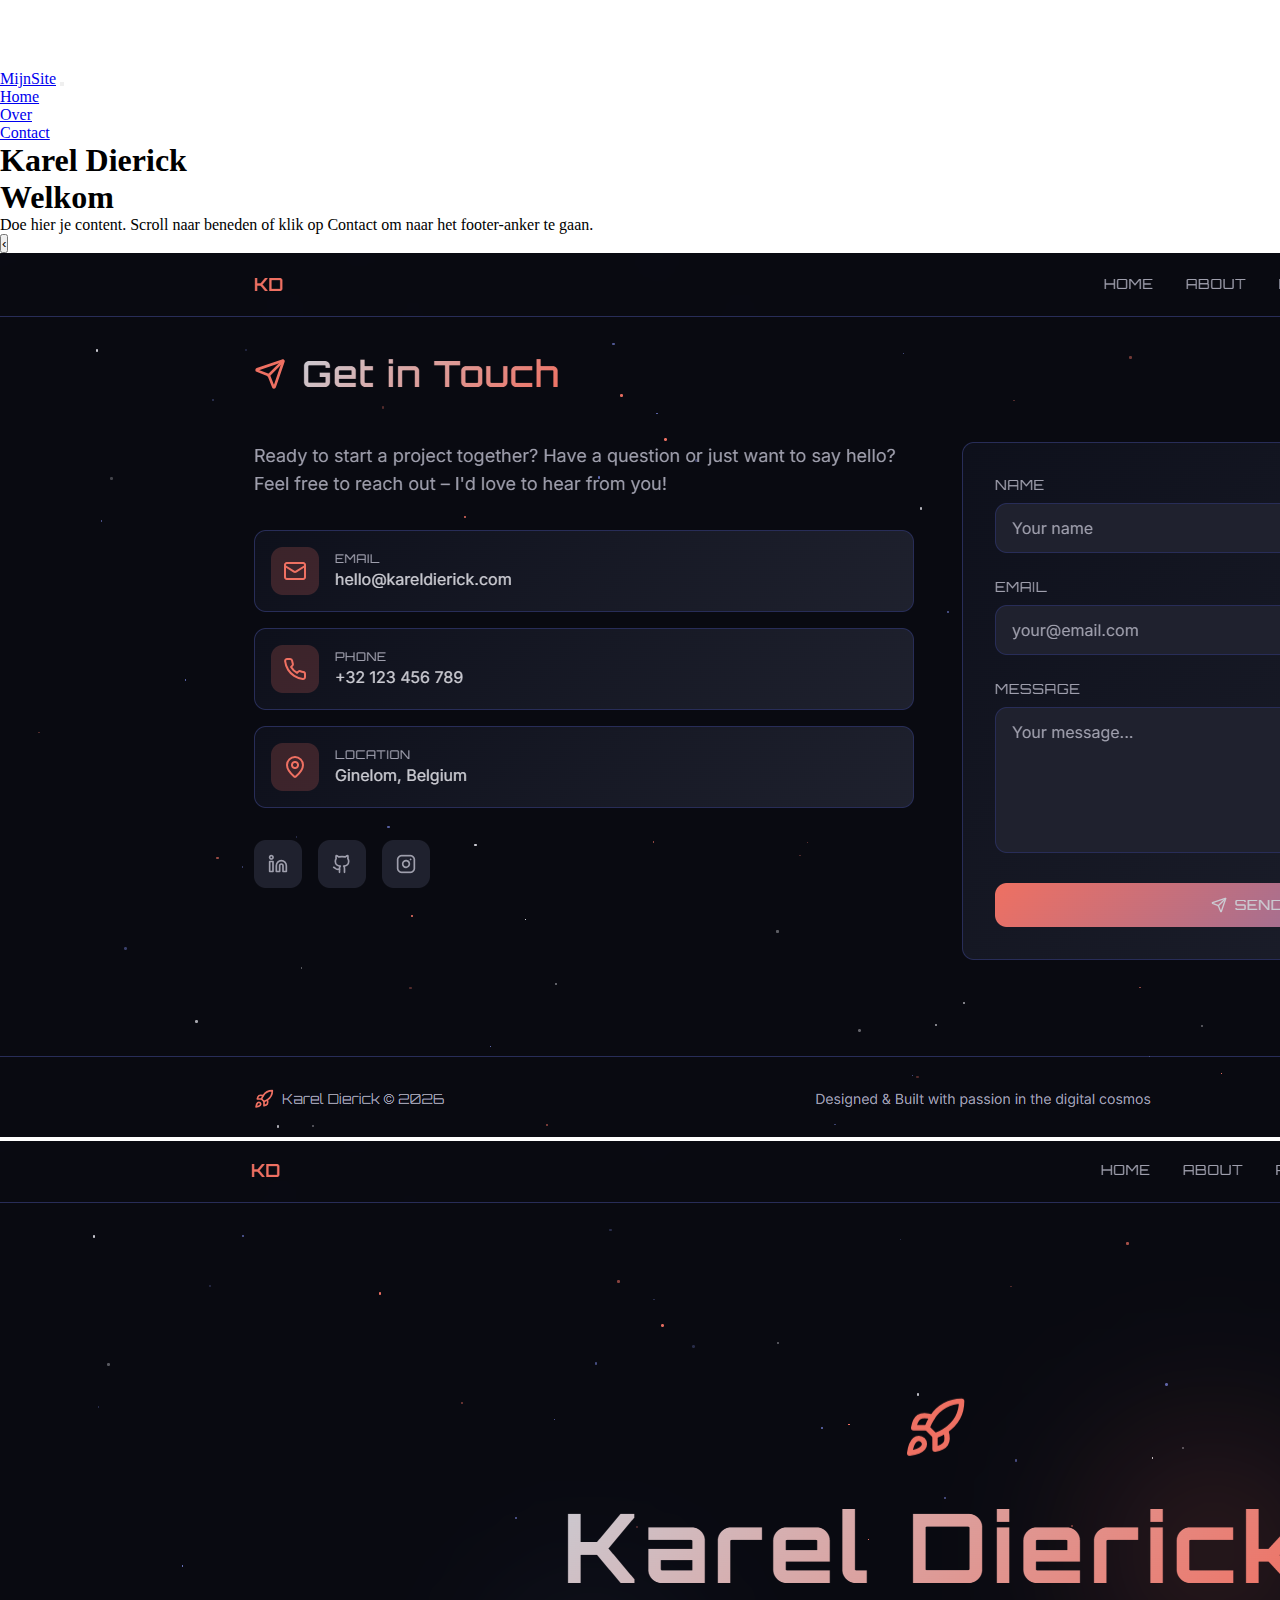
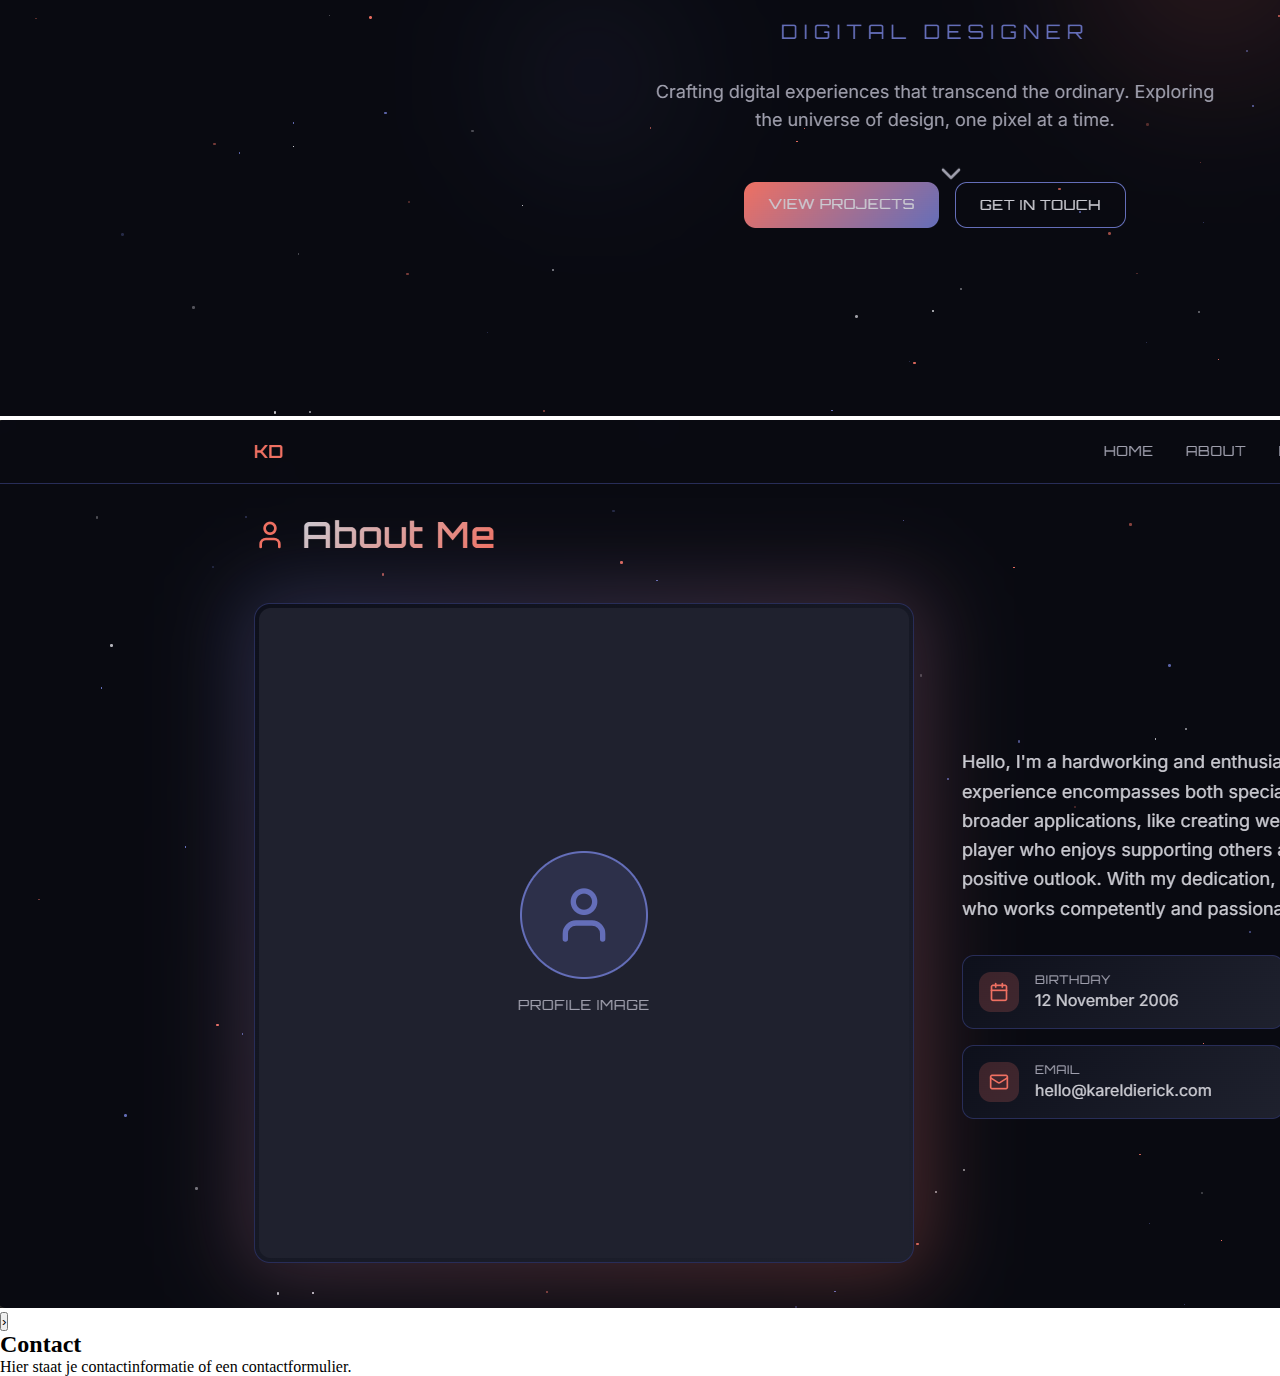
<file: index.html>
<!DOCTYPE html>
<html lang="en">
<head>
    <meta charset="UTF-8">
    <title>Portfolio Website</title>
    <meta name="viewport" content="width=device-width, initial-scale=1.0"/>
    <link href="https://cdn.jsdelivr.net/npm/bootstrap@5.3.2/dist/css/bootstrap.min.css" rel="stylesheet"
          integrity="sha384-T3c6CoIi6uLrA9TneNEoa7RxnatzjcDSCmG1MXxSR1GAsXEV/Dwwykc2MPK8M2HN" crossorigin="anonymous">
    <script defer src="index.js"></script>
    <link rel="stylesheet" href="index.css">
</head>
<body>

<nav class="navbar navbar-expand-lg navbar-light bg-light fixed-top">
    <div class="container-fluid">
        <a class="navbar-brand" href="#">MijnSite</a>
        <button class="navbar-toggler" type="button" data-bs-toggle="collapse" data-bs-target="#topNav" aria-controls="#topNav" aria-expanded="false" aria-label="Toggle navigation">
            <span class="navbar-toggler-icon"></span>
        </button>
        <div class="collapse navbar-collapse" id="topNav">
            <ul class="navbar-nav ms-auto mb-2 mb-lg-0">
                <li class="nav-item"><a class="nav-link active" aria-current="page" href="#">Home</a></li>
                <li class="nav-item"><a class="nav-link" href="#">Over</a></li>
                <li class="nav-item"><a class="nav-link" href="#contact">Contact</a></li>
            </ul>
        </div>
    </div>
</nav>

<header>
        <!--<img src="./Assets/img.png" alt="Header Image" class="header-image"/>-->
        <h1>Karel Dierick</h1>
</header>

<main class="container my-5">
  <h1>Welkom</h1>
  <p>Doe hier je content. Scroll naar beneden of klik op Contact om naar het footer-anker te gaan.</p>
  <!--<div class="spacer"></div>-->
</main>

<section class="gallery-section py-5">
  <div class="container position-relative">
    <div class="gallery-wrapper mx-auto">
      <button class="gallery-btn prev btn btn-light" aria-label="Previous" id="galleryPrev">&#8249;</button>

      <div class="gallery">
        <img class="gallery-img left" src="Assets/download.jpg" alt="left image">
        <img class="gallery-img center" src="Assets/img.png" alt="center image">
        <img class="gallery-img right" src="Assets/download.jpg" alt="right image">
      </div>

      <button class="gallery-btn next btn btn-light" aria-label="Next" id="galleryNext">&#8250;</button>
    </div>
  </div>
</section>

<footer id="contact" class="bg-dark text-white py-5">
  <div class="container">
    <h2>Contact</h2>
    <p>Hier staat je contactinformatie of een contactformulier.</p>
  </div>
</footer>

</body>
</html>
</file>
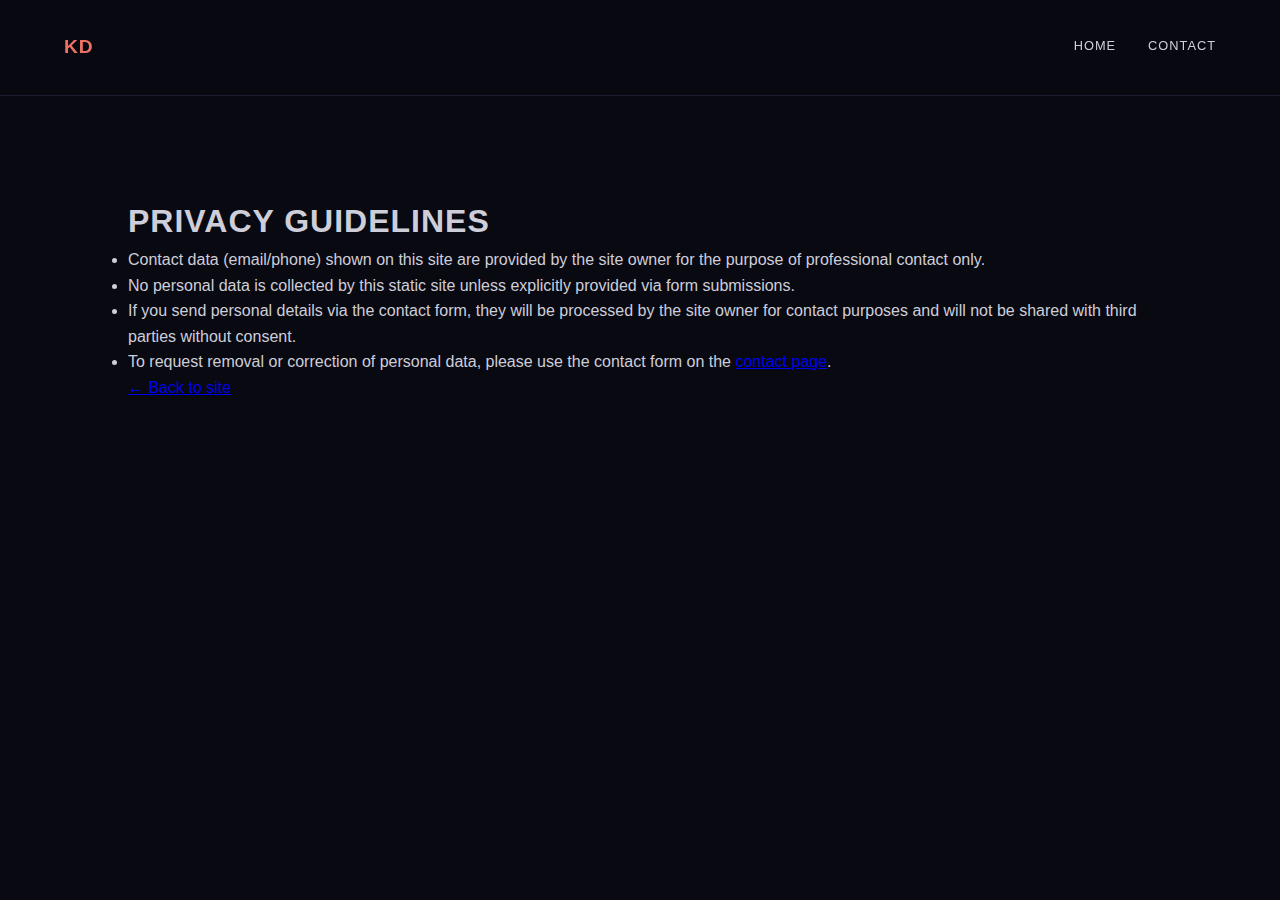
<file: Second/privacy.html>
<!DOCTYPE html>
<html lang="en">
<head>
  <meta charset="utf-8">
  <meta name="viewport" content="width=device-width,initial-scale=1">
  <title>Privacy Guidelines — Karel Dierick</title>
  <link rel="stylesheet" href="secondtry.css">
</head>
<body>
  <nav class="navbar">
    <div class="logo">KD</div>
    <ul class="nav-links">
      <li><a href="secondtry.html">Home</a></li>
      <li><a href="secondtry.html#contact">Contact</a></li>
    </ul>
  </nav>
  <main class="container">
    <h1>Privacy Guidelines</h1>

    <ul>
      <li>Contact data (email/phone) shown on this site are provided by the site owner for the purpose of professional contact only.</li>
      <li>No personal data is collected by this static site unless explicitly provided via form submissions.</li>
      <li>If you send personal details via the contact form, they will be processed by the site owner for contact purposes and will not be shared with third parties without consent.</li>
      <li>To request removal or correction of personal data, please use the contact form on the <a href="secondtry.html#contact">contact page</a>.</li>
    </ul>

    <p><a href="secondtry.html">← Back to site</a></p>
  </main>
</body>
</html>
</file>
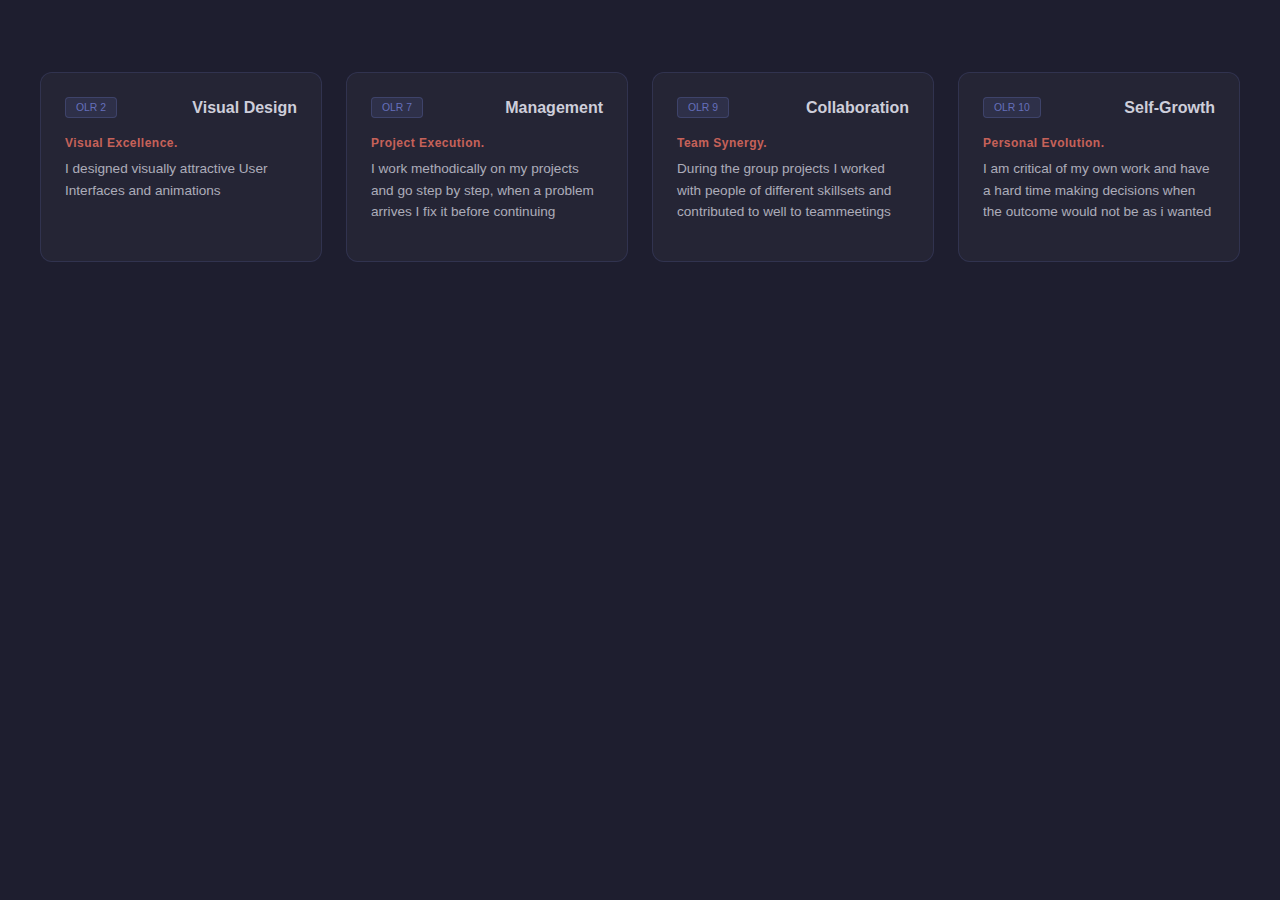
<file: Second/Reflectie.html>
<!DOCTYPE html>
<html lang="en">
<head>
    <meta charset="UTF-8">
    <title>Title</title>
    <meta name="viewport" content="width=device-width, initial-scale=1.0"/>
    <link rel="stylesheet" href="Reflectie.css">
</head>
<body>

<section id="reflections" class="container">
    <div class="reflection-grid">
        <div class="reflection-card">
            <div class="card-header">
                <span class="olr-tag">OLR 2</span>
                <h3>Visual Design</h3>
            </div>
            <p><strong>Visual Excellence.</strong> I designed visually attractive User Interfaces and animations </p>
        </div>

        <div class="reflection-card">
            <div class="card-header">
                <span class="olr-tag">OLR 7</span>
                <h3>Management</h3>
            </div>
            <p><strong>Project Execution.</strong> I work methodically on my projects and go step by step, when a
                problem arrives I fix it before continuing </p>
        </div>

        <div class="reflection-card">
            <div class="card-header">
                <span class="olr-tag">OLR 9</span>
                <h3>Collaboration</h3>
            </div>
            <p><strong>Team Synergy.</strong> During the group projects I worked with people of different skillsets and
                contributed to well to teammeetings </p>
        </div>

        <div class="reflection-card">
            <div class="card-header">
                <span class="olr-tag">OLR 10</span>
                <h3>Self-Growth</h3>
            </div>
            <p><strong>Personal Evolution.</strong> I am critical of my own work and have a hard time making decisions
                when the outcome would not be as i wanted </p>
        </div>
    </div>
</section>

</body>
</html>
</file>
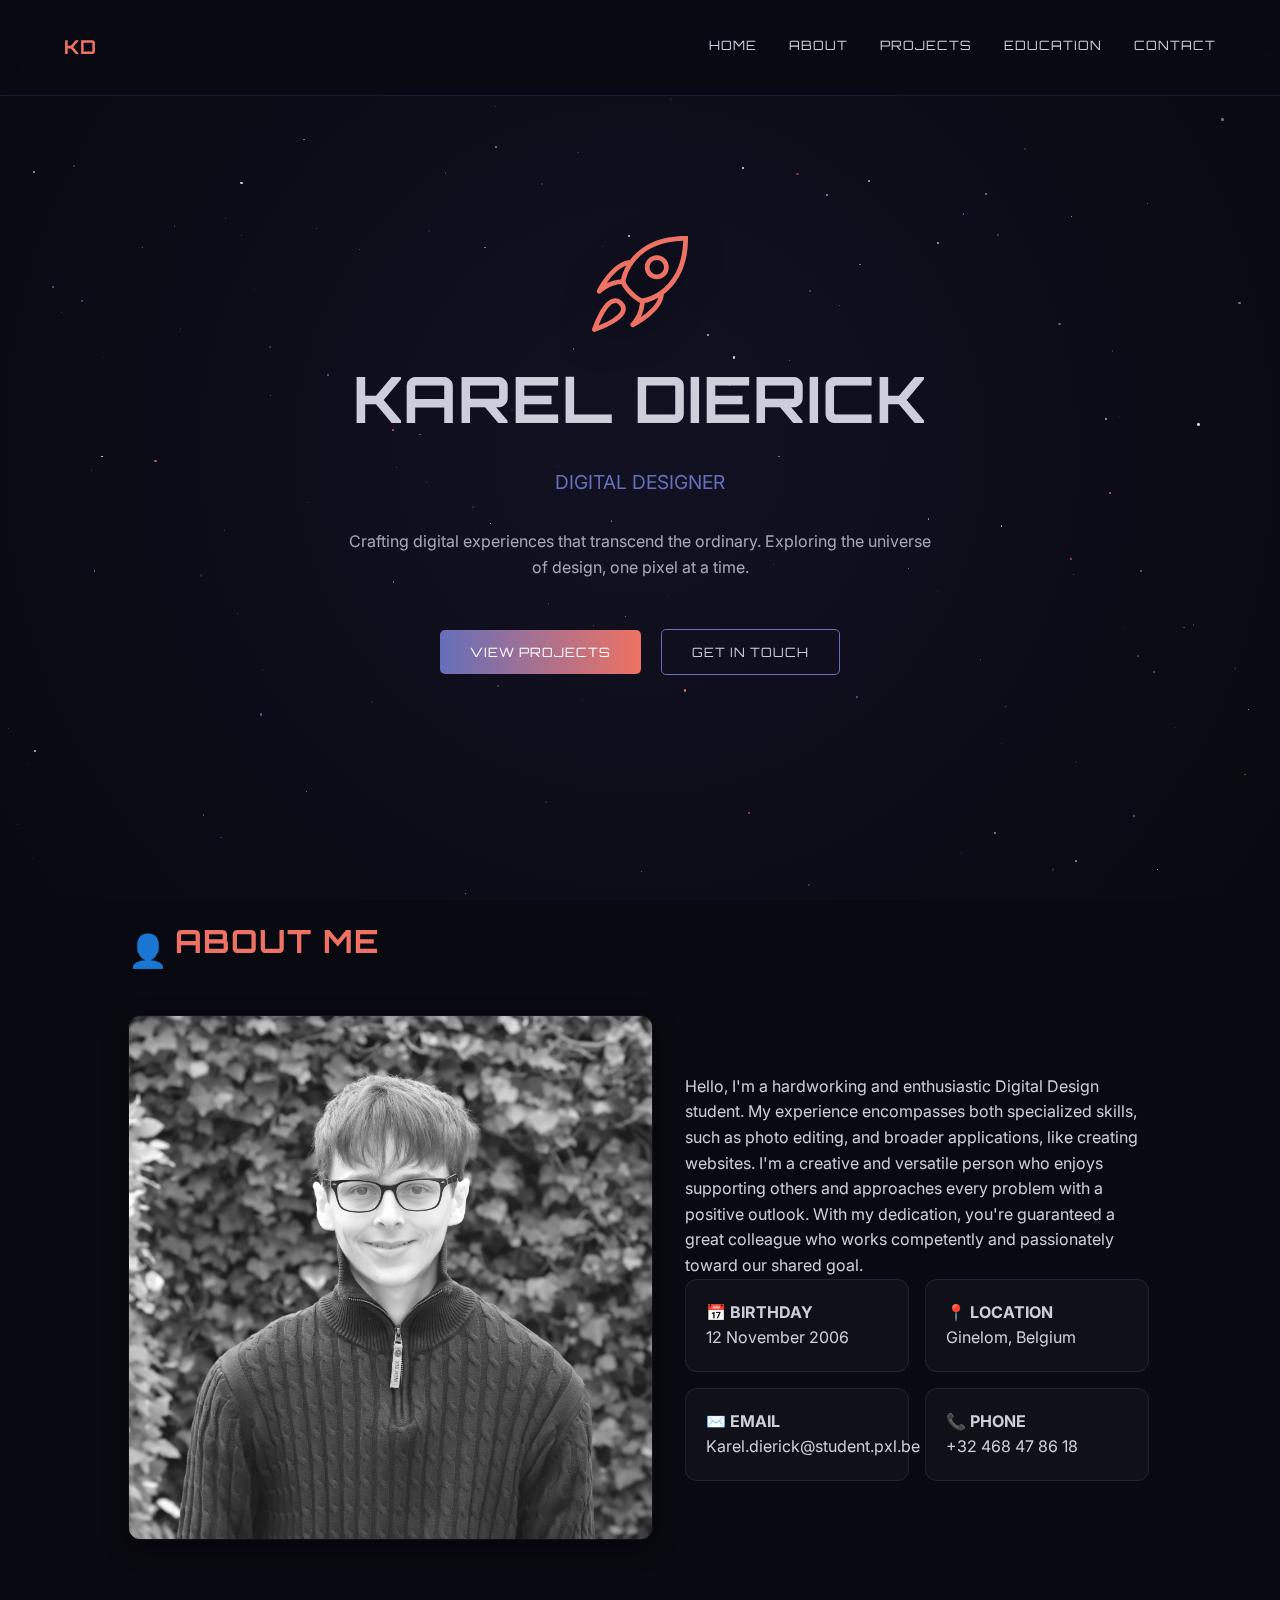
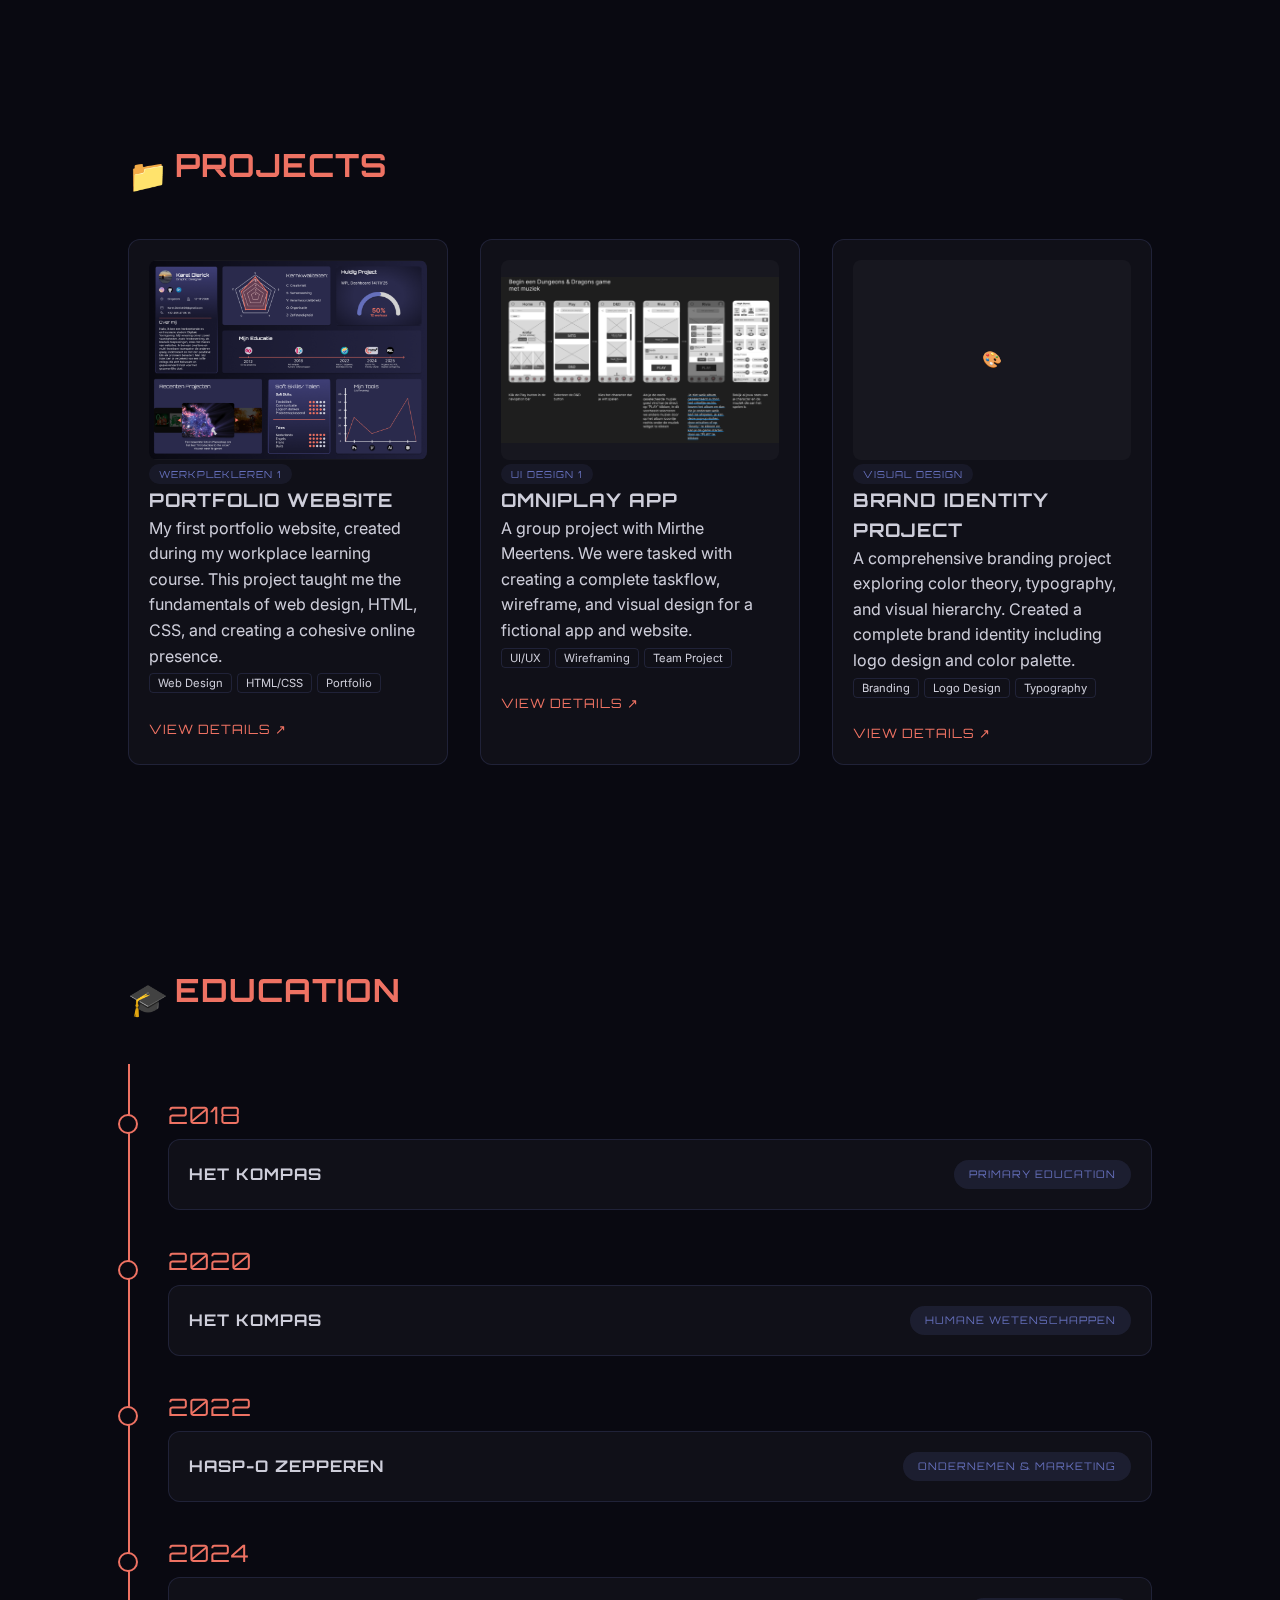
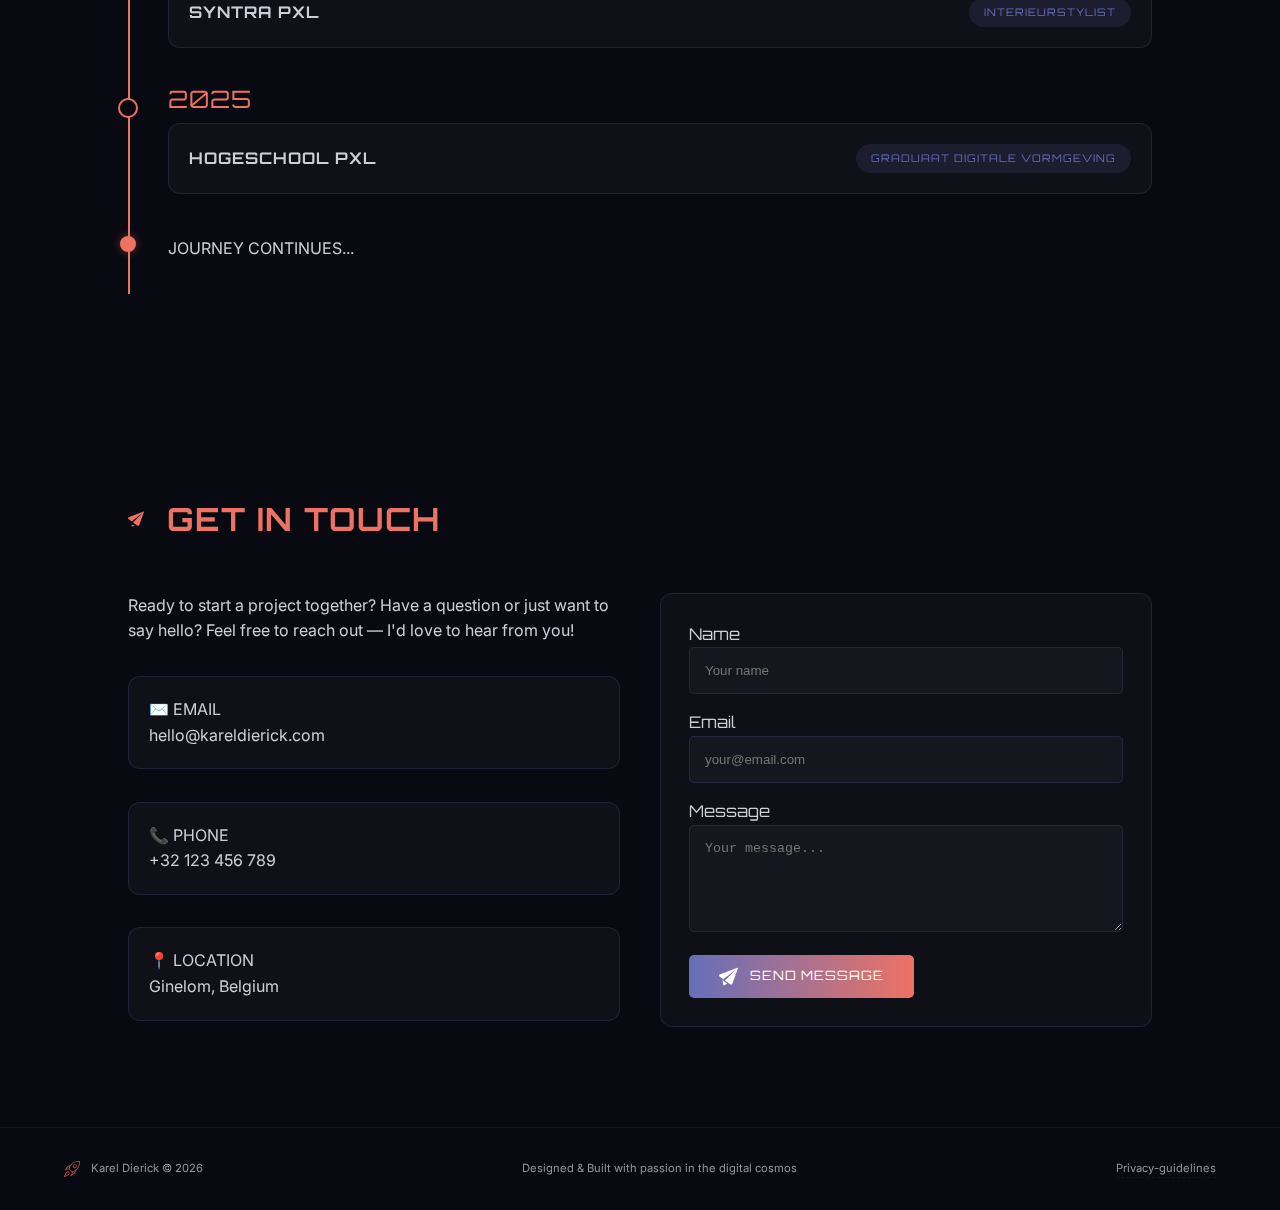
<file: Second/secondtry.html>
<!DOCTYPE html>
<html lang="en">
<head>
    <meta charset="UTF-8">
    <meta name="viewport" content="width=device-width, initial-scale=1.0">
    <title>Karel Dierick | Digital Designer</title>
    <link rel="preconnect" href="https://fonts.googleapis.com">
    <link rel="preconnect" href="https://fonts.gstatic.com" crossorigin>
    <link href="https://fonts.googleapis.com/css2?family=Orbitron:wght@400;700&family=Inter:wght@300;400&display=swap"
          rel="stylesheet">
    <link rel="stylesheet" href="secondtry.css">
    <script defer src="secondtry.js"></script>
</head>
<body>

<div id="stars"></div>
<div id="page">

    <nav class="navbar">
        <div class="logo">KD</div>
        <ul class="nav-links">
            <li><a href="#home">HOME</a></li>
            <li><a href="#about">ABOUT</a></li>
            <li><a href="#projects">PROJECTS</a></li>
            <li><a href="#education">EDUCATION</a></li>
            <li><a href="#contact">CONTACT</a></li>
        </ul>
    </nav>

    <main>
        <section id="home" class="hero">
            <div class="hero-icon"><img class="icon icon-rocket" src="../Assets/rocket-62.svg" alt=""
                                        aria-hidden="true"></div>
            <h1>Karel Dierick</h1>
            <p class="subtitle">DIGITAL DESIGNER</p>
            <p class="tagline">Crafting digital experiences that transcend the ordinary. Exploring the universe of
                design, one pixel at a time.</p>
            <div class="hero-btns">
                <a href="#projects" class="btn btn-primary">VIEW PROJECTS</a>
                <a href="#contact" class="btn btn-secondary">GET IN TOUCH</a>
            </div>
        </section>

        <section id="about" class="container">
            <h2 class="section-title"><span class="icon">👤</span> About Me</h2>
            <div class="about-grid">
                <img class="profile-portrait" src="../Assets/portrait.jpeg" alt="Portrait of Karel Dierick">
                <div class="about-content">
                    <p>Hello, I'm a hardworking and enthusiastic Digital Design student. My experience encompasses both
                        specialized skills, such as photo editing, and broader applications, like creating websites. I'm
                        a creative and versatile person who enjoys supporting others and approaches every problem
                        with a positive outlook. With my dedication, you're guaranteed a great colleague who works
                        competently and passionately toward our shared goal.</p>
                    <div class="info-grid">
                        <div class="info-card"><span>📅</span> <strong>BIRTHDAY</strong><br>12 November 2006</div>
                        <div class="info-card"><span>📍</span> <strong>LOCATION</strong><br>Ginelom, Belgium</div>
                        <div class="info-card"><span>✉️</span> <strong>EMAIL</strong><br>Karel.dierick@student.pxl.be</div>
                        <div class="info-card"><span>📞</span> <strong>PHONE</strong><br>+32 468 47 86 18</div>
                    </div>
                </div>
            </div>
        </section>

        <section id="projects" class="container">
            <h2 class="section-title"><span class="icon">📁</span> Projects</h2>
            <div class="projects-grid">
                <div class="project-card">
                    <div class="project-img"><img src="../Assets/Dashboard.png" alt="Project: Portfolio Website"></div>
                    <div class="card-body">
                        <span class="category-tag">WERKPLEKLEREN 1</span>
                        <h3>Portfolio Website</h3>
                        <p>My first portfolio website, created during my workplace learning course. This project taught
                            me the fundamentals of web design, HTML, CSS, and creating a cohesive online presence.</p>
                        <div class="skill-tags">
                            <span>Web Design</span><span>HTML/CSS</span><span>Portfolio</span>
                        </div>
                        <a href="#" class="view-link">VIEW DETAILS ↗</a>
                    </div>
                </div>
                <div class="project-card">
                    <div class="project-img"><img src="../Assets/Taskflow.png" alt="Project: OmniPlay App"></div>
                    <div class="card-body">
                        <span class="category-tag">UI DESIGN 1</span>
                        <h3>OmniPlay App</h3>
                        <p>A group project with Mirthe Meertens. We were tasked with creating a complete taskflow,
                            wireframe, and visual design for a fictional app and website.</p>
                        <div class="skill-tags">
                            <span>UI/UX</span><span>Wireframing</span><span>Team Project</span>
                        </div>
                        <a href="#" class="view-link">VIEW DETAILS ↗</a>
                    </div>
                </div>
                <div class="project-card">
                    <div class="project-img">🎨</div>
                    <div class="card-body">
                        <span class="category-tag">VISUAL DESIGN</span>
                        <h3>Brand Identity Project</h3>
                        <p>A comprehensive branding project exploring color theory, typography, and visual hierarchy.
                            Created a complete brand identity including logo design and color palette.</p>
                        <div class="skill-tags">
                            <span>Branding</span><span>Logo Design</span><span>Typography</span>
                        </div>
                        <a href="#" class="view-link">VIEW DETAILS ↗</a>
                    </div>
                </div>
            </div>
        </section>

        <section id="education" class="container">
            <h2 class="section-title"><span class="icon">🎓</span> Education</h2>
            <div class="timeline">
                <div class="timeline-item">
                    <div class="year">2018</div>
                    <div class="timeline-content">
                        <div class="content-header">
                            <h4>Het Kompas</h4>
                            <span class="edu-tag-badge">PRIMARY EDUCATION</span>
                        </div>
                    </div>
                </div>

                <div class="timeline-item">
                    <div class="year">2020</div>
                    <div class="timeline-content">
                        <div class="content-header">
                            <h4>Het Kompas</h4>
                            <span class="edu-tag-badge">HUMANE WETENSCHAPPEN</span>
                        </div>
                    </div>
                </div>

                <div class="timeline-item">
                    <div class="year">2022</div>
                    <div class="timeline-content">
                        <div class="content-header">
                            <h4>Hasp-O Zepperen</h4>
                            <span class="edu-tag-badge">ONDERNEMEN & MARKETING</span>
                        </div>
                    </div>
                </div>

                <div class="timeline-item">
                    <div class="year">2024</div>
                    <div class="timeline-content">
                        <div class="content-header">
                            <h4>Syntra PXL</h4>
                            <span class="edu-tag-badge">INTERIEURSTYLIST</span>
                        </div>
                    </div>
                </div>

                <div class="timeline-item">
                    <div class="year">2025</div>
                    <div class="timeline-content">
                        <div class="content-header">
                            <h4>Hogeschool PXL</h4>
                            <span class="edu-tag-badge">GRADUAAT DIGITALE VORMGEVING</span>
                        </div>
                    </div>
                </div>

                <div class="timeline-footer">
                    <div class="footer-dot"></div>
                    <span class="footer-text">JOURNEY CONTINUES...</span>
                </div>
            </div>
        </section>

        <section id="contact" class="container">
            <h2 class="section-title"><img class="icon icon-rocket small" src="../Assets/send-symbol-svgrepo-com.svg" alt=""
                                           aria-hidden="true"> Get in Touch</h2>
            <div class="contact-grid">
                <div class="contact-info">
                    <p>Ready to start a project together? Have a question or just want to say hello? Feel free to reach
                        out — I'd love to hear from you!</p>
                    <div class="contact-card"><span>✉️</span> EMAIL<br>hello@kareldierick.com</div>
                    <div class="contact-card"><span>📞</span> PHONE<br>+32 123 456 789</div>
                    <div class="contact-card"><span>📍</span> LOCATION<br>Ginelom, Belgium</div>
                </div>
                <div class="contact-form">
                    <label for="contact-name" class="visually-hidden">Name</label>
                    <input id="contact-name" type="text" placeholder="Your name">

                    <label for="contact-email" class="visually-hidden">Email</label>
                    <input id="contact-email" type="email" placeholder="your@email.com">

                    <label for="contact-message" class="visually-hidden">Message</label>
                    <textarea id="contact-message" placeholder="Your message..." rows="5"></textarea>
                    <button class="btn btn-primary form-btn"><img class="icon icon-rocket" src="../Assets/send-symbol-svgrepo-com%20(1).svg"
                                                                  alt="" aria-hidden="true"> SEND MESSAGE
                    </button>
                </div>
            </div>
        </section>
    </main>

    <footer class="footer">
        <div><img class="icon icon-rocket small" src="../Assets/rocket-62.svg" alt="" aria-hidden="true"> Karel Dierick
            © 2026
        </div>
        <div>Designed & Built with passion in the digital cosmos</div>
        <div class="privacy-link"><a href="privacy.html">Privacy-guidelines</a></div>
    </footer>

</div> <!-- end #page -->

<!-- Scroll-to-top rocket button (hidden until user scrolls past hero) -->
<button id="scrollTopBtn" class="scroll-top" aria-label="Scroll to top"><img class="icon icon-rocket"
                                                                             src="../Assets/rocket-62.svg" alt=""
                                                                             aria-hidden="true"></button>

</body>
</html>
</file>
<file: index.css>
* {
    padding: 0;
    margin: 0;
    box-sizing: border-box;
}

/* Verplaatste regels uit index.html */
html { scroll-behavior: smooth; }
/* Optioneel: geef body extra top-padding zodat inhoud niet onder de fixed navbar valt */
body { padding-top: 70px; }
/* Zorg dat het #contact anker niet onder de fixed navbar terechtkomt bij scrollen */
#contact { scroll-margin-top: 80px; }
</file>
<file: Second/secondtry.css>
:root {
    --bg-color: #090911;
    --accent-blue: #656FBB;
    --text-main: #CECEDA;
    --accent-coral: #EE7263;
    --card-bg: rgba(255, 255, 255, 0.03);
    --border-color: rgba(101, 111, 187, 0.2);
}

* {
    margin: 0;
    padding: 0;
    box-sizing: border-box;
}

body {
    background-color: var(--bg-color);
    color: var(--text-main);
    font-family: 'Inter', sans-serif;
    line-height: 1.6;
    overflow-x: hidden;
}

h1, h2, h3, h4, .navbar, .btn, .view-link, .year, .category-tag, .edu-tag {
    font-family: 'Orbitron', sans-serif;
    text-transform: uppercase;
    letter-spacing: 1px;
}

/* Star Background */
#stars {
    position: fixed;
    top: 0;
    left: 0;
    width: 100%;
    height: 100%;
    z-index: 0; /* keep it behind content */
    background: radial-gradient(circle at center, #111122 0%, #090911 100%);
    pointer-events: none; /* allow clicks through the stars */
}

.star {
    position: absolute;
    background: white;
    border-radius: 50%;
    opacity: 0.5;
    pointer-events: none; /* ensure individual stars never capture events */
    transition: opacity 900ms ease-in-out; /* animate opacity for twinkle */
    will-change: opacity;
}

/* Navigation */


.navbar {
    display: flex;
    justify-content: space-between;
    padding: 2rem 5%;
    width: 100%;
    top: 0;
    z-index: 100;
    background: rgba(9, 9, 17, 0.8);
    backdrop-filter: blur(10px);
    border-bottom-color: #656FBB33;
    border-bottom-width: 1px;
    border-bottom-style: solid;

}

.logo {
    color: var(--accent-coral);
    font-weight: bold;
    font-size: 1.2rem;
}

.nav-links {
    display: flex;
    list-style: none;
    gap: 2rem;
}

.nav-links a {
    text-decoration: none;
    color: var(--text-main);
    font-size: 0.8rem;
    transition: 0.3s;
}

.nav-links a:hover {
    color: var(--accent-coral);
}

/* Ensure main content stacks above the stars */
.hero,
.container,
.gallery-section,
.projects-grid,
.project-card,
.info-card,
.timeline,
.timeline-item,
.timeline-content,
.contact-card,
.contact-form,
.site-footer {
    position: relative;
    z-index: 1;
}

/* Sections */
.container {
    padding: 100px 10%;
}

.section-title {
    color: var(--accent-coral);
    font-size: 2rem;
    margin-bottom: 3rem;
    display: flex;
    align-items: center;
    gap: 15px;
}

/* Hero */
.hero {
    height: 80vh;
    display: flex;
    flex-direction: column;
    justify-content: center;
    align-items: center;
    text-align: center;
    padding: 0 10%;
}

.hero h1 {
    font-size: 4rem;
    margin: 1rem 0;
}

.hero .subtitle {
    color: var(--accent-blue);
    font-size: 1.2rem;
    margin-bottom: 2rem;
}

.hero .tagline {
    max-width: 600px;
    margin-bottom: 3rem;
    opacity: 0.8;
}

/* Buttons */
.btn {
    padding: 12px 30px;
    text-decoration: none;
    font-size: 0.8rem;
    border-radius: 5px;
    transition: 0.3s;
    display: inline-block;
}

.btn-primary {
    background: linear-gradient(90deg, #656FBB, #EE7263);
    color: white;
    border: none;
}

.btn-secondary {
    border: 1px solid var(--accent-blue);
    color: var(--text-main);
    margin-left: 1rem;
}

/* Make ONLY the rocket inside the primary form button white */
.btn.btn-primary.form-btn .icon-rocket {
    /* Convert the colored SVG image to white. Uses a performant transform-only approach where possible. */
    filter: brightness(0) invert(1) !important;
}

/* Cards */
.info-card, .project-card, .timeline-content, .contact-card {
    background: var(--card-bg);
    border: 1px solid var(--border-color);
    border-radius: 12px;
    padding: 20px;
}

/* Projects */
.projects-grid {
    display: grid;
    grid-template-columns: repeat(auto-fit, minmax(300px, 1fr));
    gap: 2rem;
}

.info-grid{
    display: flex;
    flex-wrap: wrap;
    gap: 1rem;
}

.info-card{
    width: 48%;
}

.project-img {
    display: flex;
    align-items: center;
    justify-content: center;
    background: var(--card-bg);
    height: 200px;
    border-radius: 8px;
    overflow: hidden;
}

.project-img img {
    max-width: 100%;
    max-height: 100%;
    object-fit: contain;
    display: block;
}

.category-tag {
    font-size: 0.6rem;
    color: var(--accent-blue);
    background: rgba(101, 111, 187, 0.1);
    padding: 4px 10px;
    border-radius: 20px;
}

.skill-tags span {
    font-size: 0.7rem;
    border: 1px solid var(--border-color);
    padding: 2px 8px;
    margin-right: 5px;
    border-radius: 4px;
}

.view-link {
    color: var(--accent-coral);
    text-decoration: none;
    font-size: 0.8rem;
    display: block;
    margin-top: 1.5rem;
}

/* Timeline - left-aligned layout */
.timeline {
    display: flex;
    flex-direction: column;
    align-items: flex-start; /* left align items */
    gap: 2rem;
    position: relative;
    padding: 2rem 0;
    margin: 0 auto;
    width: 100%;
}

/* vertical line on the left edge of the timeline container */
.timeline::before {
    content: '';
    position: absolute;
    left: 0;
    top: 0;
    bottom: 0;
    width: 2px;
    background: var(--accent-coral);
}

.timeline-item {
    position: relative;
    width: 100%;
    max-width: none;
    padding-left: 40px; /* space for the line and dot */
}

/* dot centered on the vertical line */
.timeline-item::before {
    content: '';
    position: absolute;
    left: 0; /* at the line */
    top: 18px;
    width: 16px;
    height: 16px;
    background: var(--bg-color);
    border: 2px solid var(--accent-coral);
    border-radius: 50%;
    transform: translateX(-50%);
}

/* timeline content shifted to the right of the dot */
.timeline-content {
    background: rgba(255, 255, 255, 0.03);
    border: 1px solid rgba(101, 111, 187, 0.2);
    border-radius: 12px;
    padding: 20px;
    width: calc(100% - 40px);
    margin-left: 0;
}

/* Footer - align the 'JOURNEY CONTINUES...' text to where timeline-content begins */
.timeline-footer {
    position: relative;
    padding-left: 0;
    margin-top: 10px;
    display: flex;
    align-items: center;
    gap: 12px;
    width: 100%;
}

.footer-dot {
    position: absolute;
    left: 0; /* on the vertical line */
    top: 0;
    transform: translateX(-50%);
    width: 16px;
    height: 16px;
    background-color: #EE7263;
    border-radius: 50%;
    box-shadow: 0 0 10px rgba(238, 114, 99, 0.4);
}

.footer-text {
    margin-left: 40px; /* align with timeline-content start */
}

.year { color: var(--accent-coral); font-size: 1.5rem; }
.edu-tag { font-size: 0.7rem; color: var(--accent-blue); }

.contact-grid{
    display: flex;
    flex-wrap: wrap;
    gap: 1vh;
}

.contact-info{
    display: flex;
    flex-wrap: wrap;
    flex-direction: column;
    justify-content: space-between;
    align-items: stretch;
}

/* Contact layout: place info and form side-by-side */
.contact-grid {
    display: flex;
    gap: 2.5rem;
    align-items: flex-start;
    justify-content: space-between;
}

.contact-info {
    flex: 1 1 48%;
    min-width: 220px;
    gap: 3.6vh
}

.contact-form {
    flex: 1 1 48%;
    min-width: 260px;
    background: #FFFFFF07; /* requested translucent background */
    border: 1px solid #656FBB33; /* requested border */
    padding: 22px;
    border-radius: 12px;
}

/* Slight lift and inner spacing for the form on larger screens */
@media (min-width: 1000px) {
    .contact-form { padding: 28px; }
}

/* Responsive: stack vertically on narrow screens */
@media (max-width: 800px) {
    .contact-grid { flex-direction: column; gap: 1.25rem; }
    .contact-info, .contact-form { width: 100%; flex: none; }
}

/* Form */
.contact-form input, .contact-form textarea {
    width: 100%;
    background: var(--card-bg);
    border: 1px solid var(--border-color);
    padding: 15px;
    color: white;
    margin-bottom: 1rem;
    border-radius: 5px;
}

.footer {
    padding: 2rem 5%;
    border-top: 1px solid var(--border-color);
    display: flex;
    justify-content: space-between;
    font-size: 0.7rem;
    opacity: 0.7;
}

/* Container for the 2025 header to align the badge to the right */
.entry-2025 .content-header {
    display: flex;
    justify-content: space-between;
    align-items: center;
}

/* Specific styling for the Graduaat badge */
.edu-tag-badge {
    font-family: 'Orbitron', sans-serif;
    font-size: 0.65rem;
    color: #656FBB; /* Your accent-blue variable */
    background: rgba(101, 111, 187, 0.15);
    padding: 6px 15px;
    border-radius: 20px;
    letter-spacing: 1px;
}


/* Card layout for timeline items */
.timeline-content {
    background: rgba(255, 255, 255, 0.03); /* var(--card-bg) */
    border: 1px solid rgba(101, 111, 187, 0.2); /* var(--border-color) */
    border-radius: 12px;
    padding: 20px;
    width: 100%;
}

/* Flexbox to align school name and badge */
.content-header {
    display: flex;
    justify-content: space-between;
    align-items: center;
}

/* Badge styling for all timeline tags */
.edu-tag-badge {
    font-family: 'Orbitron', sans-serif;
    font-size: 0.65rem;
    color: #656FBB; /* Accent blue */
    background: rgba(101, 111, 187, 0.15); /* Semi-transparent blue background */
    padding: 6px 15px;
    border-radius: 20px;
    letter-spacing: 1px;
    white-space: nowrap; /* Prevents tag from wrapping */
}

/* Year styling */
.year {
    font-family: 'Orbitron', sans-serif;
    color: #EE7263; /* Accent coral */
    font-size: 1.5rem;
    margin-bottom: 5px;
}

/* Ensure core structural elements are above the stars */
nav, header, main, section, footer, .container, .hero, .navbar {
    position: relative;
    z-index: 1;
}

/* keep navbar above everything */
.navbar {
    z-index: 1200;
    position: sticky;
}

.visually-hidden{
    font-family: 'Orbitron', sans-serif;
}

/* Privacy link in footer */
.privacy-link a {
    color: var(--text-main);
    text-decoration: none;
    border-bottom: 1px dashed rgba(255,255,255,0.06);
    padding-bottom: 2px;
}

.privacy-link a:hover {
    color: var(--accent-coral);
}

/* Scroll-to-top rocket button (bottom-left) */
#scrollTopBtn {
    position: fixed;
    right: 20px;
    bottom: 20px;
    width: 52px;
    height: 52px;
    border-radius: 50%;
    border-width: 1px;
    border-style: solid;
    border-color: #656FBB;
    background-color: transparent;
    font-size: 22px;
    display: flex;
    align-items: center;
    justify-content: center;
    box-shadow: 0 8px 24px rgba(0,0,0,0.35);
    cursor: pointer;
    opacity: 0;
    transform: translateY(8px) scale(0.98);
    transition: opacity .25s ease, transform .18s ease;
    z-index: 1200; /* above most content */
    pointer-events: none; /* disabled until visible */
}

#scrollTopBtn.visible {
    opacity: 1;
    transform: translateY(0) scale(1);
    pointer-events: auto;
}

#scrollTopBtn:focus { outline: 2px solid rgba(255,255,255,0.12); }

/* When footer is visible, move the button up so it doesn't overlap the privacy link */
#scrollTopBtn.above-footer {
    bottom: calc(20px + 72px); /* lift by ~72px (height of footer area) */
}

/* ensure responsive: keep it away from privacy link on small screens too */
@media (max-width: 480px) {
    #scrollTopBtn.above-footer { bottom: calc(12px + 72px); }
}

/* Icon utility */
.icon{
    display:inline-block;
    vertical-align:middle;
    width:1em;
    height:1em;
}

.icon use{ /* ensure currentColor inheritance */
    color: inherit;
}

/* rocket icon sizes */
.icon-rocket{
    width:1.2rem;
    height:1.2rem;
}

.icon-rocket.small{
    width:1rem;
    height:1rem;
}

/* make hero rocket bigger */
.hero .hero-icon .icon-rocket{
    width:6rem;
    height:6rem;
    color: white;
    display: inline-block;
    will-change: transform;
    animation: hoverFloat 4s ease-in-out infinite;
}

/* small subtle shadow to emphasize lift */
.hero .hero-icon .icon-rocket {
    filter: drop-shadow(0 8px 18px rgba(0,0,0,0.45));
}

/* ensure button icon spacing */
.btn .icon-rocket{ margin-right:0.5rem; vertical-align:middle }

/* keep the footer small rocket tidy */
.icon-rocket.small{ margin-right:0.5rem }

/* Floating animation for hero rocket */
@keyframes hoverFloat {
  0% { transform: translateY(0); }
  50% { transform: translateY(-12px); }
  100% { transform: translateY(0); }
}

/* Profile portrait styling */
.about-grid { display: flex; gap: 2rem; align-items: center; }
.profile-portrait {
    width: 525px;
    object-fit: cover;
    border-radius: 12px;
    border: 1px solid rgba(255,255,255,0.03);
    box-shadow: 0 8px 24px rgba(0,0,0,0.45);
}

@media (max-width: 800px) {
    .about-grid { flex-direction: column; text-align: center; }
    .profile-portrait { width: 160px; height: 160px; }
}

/* Hamburger button default hide on desktop */
.hamburger { display:none; background:transparent; border:none; color:var(--text-main); font-size:1.6rem; }

/* Responsive adjustments: container, typography, grids and navigation */
/* Large desktop -> default styles already cover this */

/* Wide desktop / laptop tweaks */
@media (max-width: 1200px) {
  .container { padding: 80px 6%; }
  .hero h1 { font-size: 3.25rem; }
  .hero { padding: 0 6%; }
  .profile-portrait { width: 420px; }
}

/* Tablet and small laptops */
@media (max-width: 900px) {
  .container { padding: 60px 5%; }
  .hero { height: 70vh; }
  .hero h1 { font-size: 2.6rem; }
  .hero .tagline { max-width: 520px; }

  /* Projects - two columns if space allows */
  .projects-grid { grid-template-columns: repeat(2, 1fr); }
  .project-img { height: 180px; }

  /* Timeline - reduce left padding */
  .timeline-item { padding-left: 36px; }
  .timeline-content { width: calc(100% - 36px); }
}

/* Mobile portrait */
@media (max-width: 600px) {
  .container { padding: 40px 5%; }
  .hero { height: 60vh; padding: 0 5%; }
  .hero h1 { font-size: 2rem; }
  .hero .tagline { max-width: 360px; font-size: 0.95rem; }

  /* Projects single column */
  .projects-grid { grid-template-columns: 1fr; gap: 1.25rem; }
  .project-img { height: 140px; }

  /* Profile portrait smaller */
  .profile-portrait { width: 140px; height: 140px; }

  /* Reduce info-card sizes in about */
  .info-card { width: 100%; }

  /* Timeline: stack content full width and smaller dots */
  .timeline::before { left: 8px; }
  .timeline-item { padding-left: 28px; }
  .timeline-item::before { left: 8px; top: 14px; width: 12px; height: 12px; }
  .timeline-content { width: calc(100% - 28px); }

  /* Contact: ensure good spacing */
  .contact-grid { gap: 1rem; }
  .contact-form { padding: 18px; }
}

/* Very small phones: turn nav into full-screen overlay and hide some visuals */
@media (max-width: 440px) {
  /* Make the nav-links full width and anchored below the navbar */
  .nav-links { right: 0; left: 0; top: 56px; margin: 0 12px; padding: 14px; }
  body.nav-open .nav-links { display:block; }
  .nav-links { display:none; }

  /* Hide hero big rocket and reduce visual weight */
  .hero .hero-icon { display:none; }

  /* Ensure buttons are hidden (already done) */
  .hero-btns { display:none; }

  /* Tighten footer spacing */
  .footer { padding: 1.25rem 4%; font-size: 0.68rem; }
}

/* Improve touch targets & readability on small screens */
@media (max-width: 480px) {
  .nav-links a { padding: 10px 6px; display:block; }
  .btn { padding: 10px 18px; font-size: 0.9rem; }
}

/* Accessibility: increase hit area for hamburger */
.hamburger { padding: 8px 10px; border-radius: 6px; }

/* ...existing code... */
</file>
<file: Second/Reflectie.css>
* {
    /*padding: 0;
    margin: 0;*/
    box-sizing: border-box;
}
body{
    background-color: #1E1E2F; /* Dark Background */
    font-family: 'Arial', sans-serif;
    color: #CECEDA; /* Light Text Color */
    padding: 2rem;
}

/* Reflection Grid Layout */
.reflection-grid {
    display: grid;
    grid-template-columns: repeat(auto-fit, minmax(250px, 1fr));
    gap: 1.5rem;
    margin-top: 2rem;
}

/* Glassmorphism Cards */
.reflection-card {
    background: rgba(255, 255, 255, 0.03);
    border: 1px solid rgba(101, 111, 187, 0.2); /* 656FBB */
    border-radius: 12px;
    padding: 1.5rem;
    transition: transform 0.3s ease, border-color 0.3s ease;
}

.reflection-card:hover {
    transform: translateY(-5px);
    border-color: #EE7263; /* Accent Coral */
}

/* Card Headers */
.card-header {
    display: flex;
    justify-content: space-between;
    align-items: center;
    margin-bottom: 1rem;
}

.reflection-card h3 {
    font-family: 'Orbitron', sans-serif;
    color: #CECEDA;
    font-size: 1rem;
    margin: 0;
}

/* OLR Tags */
.olr-tag {
    font-family: 'Orbitron', sans-serif;
    font-size: 0.65rem;
    color: #656FBB;
    background: rgba(101, 111, 187, 0.15);
    padding: 4px 10px;
    border-radius: 4px;
    border: 1px solid rgba(101, 111, 187, 0.3);
}

/* Reflection Text */
.reflection-card p {
    font-size: 0.85rem;
    line-height: 1.6;
    color: #CECEDA;
    opacity: 0.8;
}

.reflection-card strong {
    color: #EE7263; /* Bold emphasis in Coral */
    display: block;
    margin-bottom: 0.3rem;
    font-family: 'Orbitron', sans-serif;
    letter-spacing: 0.5px;
    font-size: 0.75rem;
}
</file>
